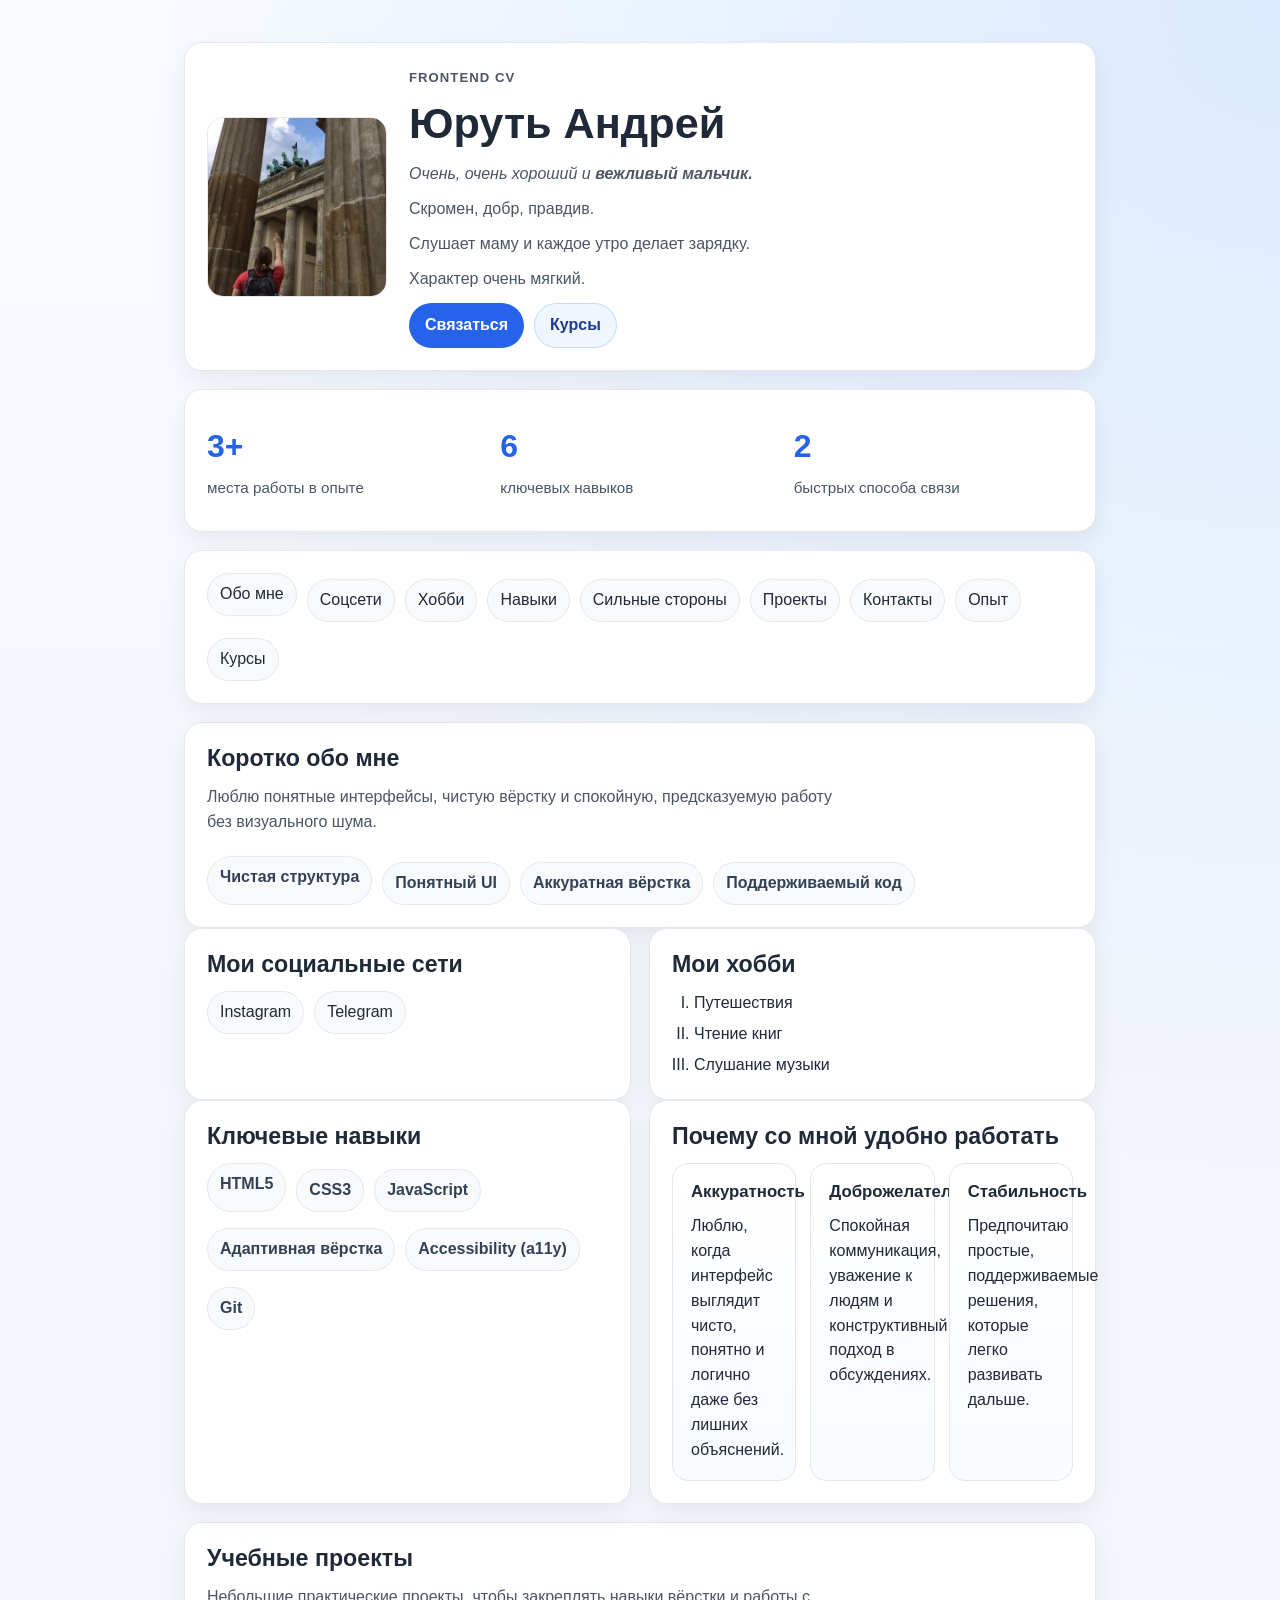
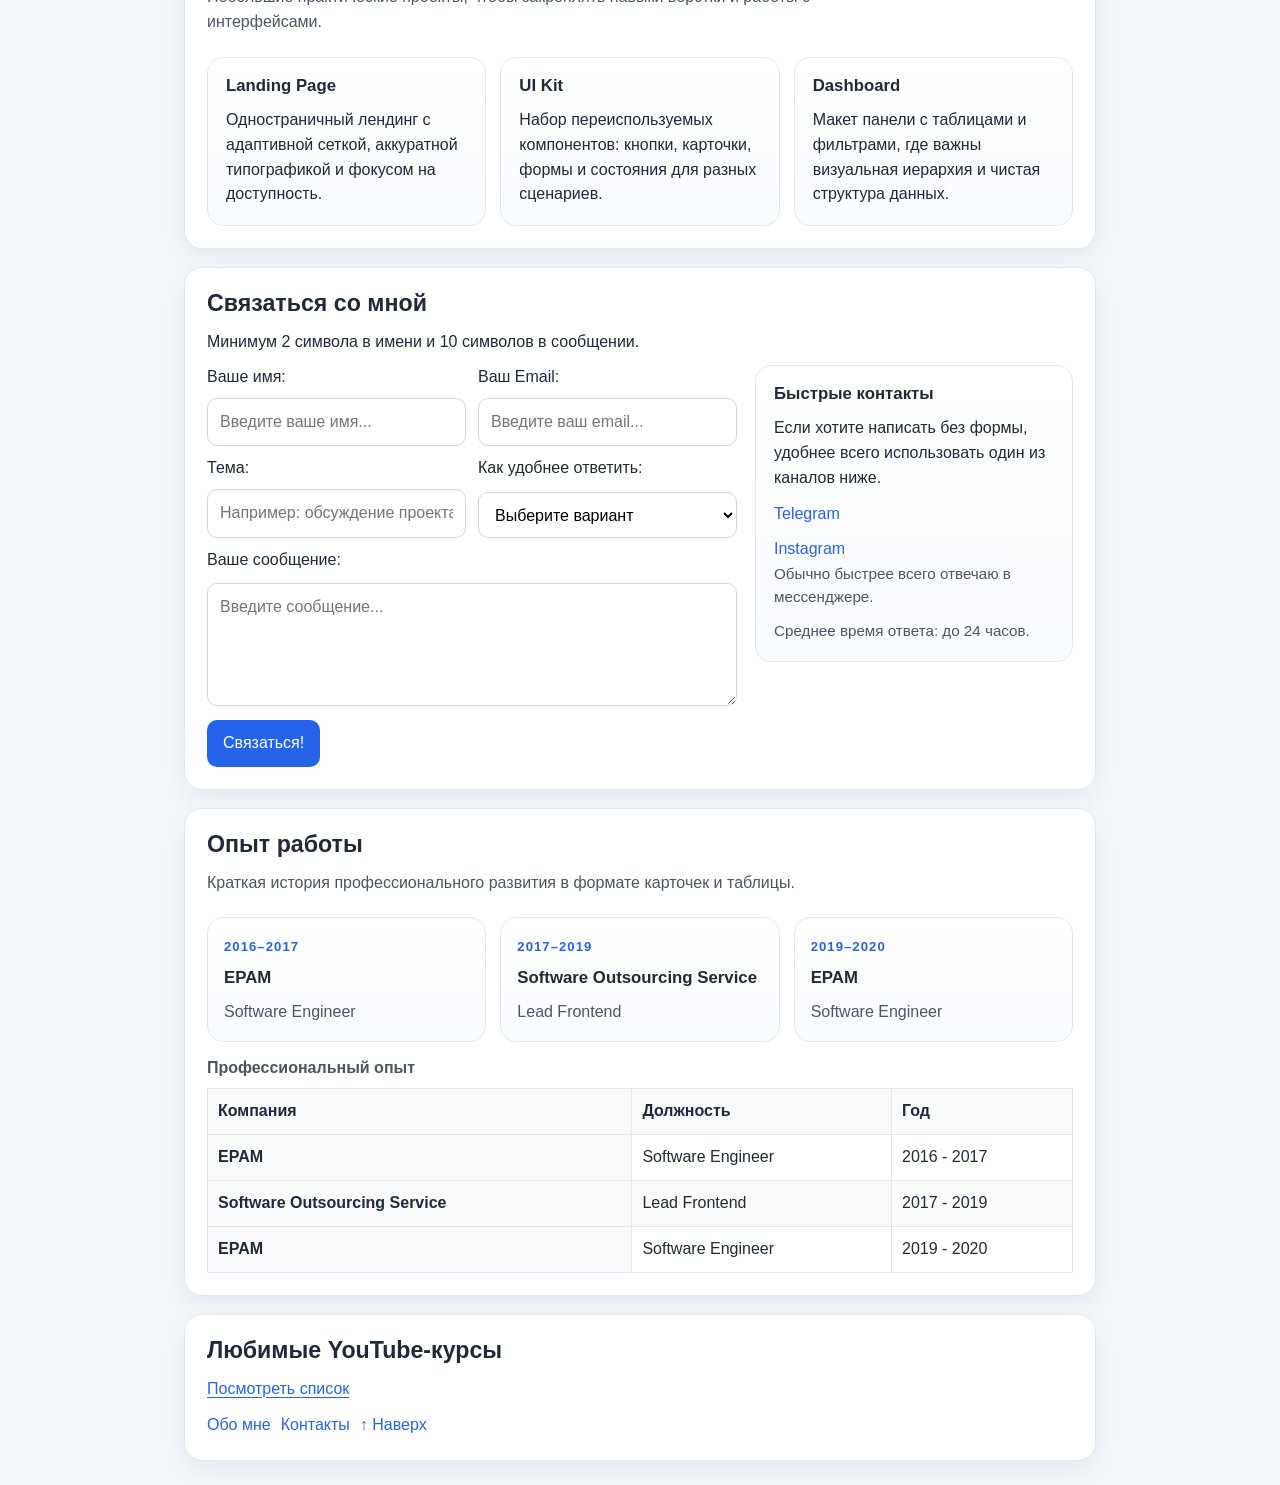
<file: index.html>
<!DOCTYPE html>
<html lang="ru">
<head>
    <meta charset="UTF-8" />
    <meta name="viewport" content="width=device-width, initial-scale=1.0" />
    <meta name="description" content="Личное CV Андрея: опыт работы, навыки, хобби, социальные сети и форма связи." />
    <meta name="theme-color" content="#2563eb" />
    <meta property="og:title" content="Andrei CV" />
    <meta property="og:description" content="Личное CV Андрея: опыт, навыки, контакты и полезные курсы." />
    <meta property="og:type" content="website" />
    <meta property="og:image" content="avatar.jpg" />
    <meta property="og:locale" content="ru_RU" />
    <title>Andrei CV</title>
    <link rel="stylesheet" href="styles.css" />
</head>
<body>
    <a class="skip-link" href="#main-content">Перейти к основному контенту</a>

    <header class="profile" id="top">
        <img src="avatar.jpg" alt="Фотография Андрея Юрутя" width="180" height="180" class="avatar" decoding="async" />
        <div>
            <p class="eyebrow">Frontend CV</p>
            <h1>Юруть Андрей</h1>
            <p><em>Очень, очень хороший и <strong>вежливый мальчик.</strong></em></p>
            <p>Скромен, добр, правдив.</p>
            <p>Слушает маму и каждое утро делает зарядку.</p>
            <p>Характер очень мягкий.</p>
            <div class="hero-actions">
                <a class="btn btn-primary" href="#contact">Связаться</a>
                <a class="btn btn-soft" href="youtube.html">Курсы</a>
            </div>
        </div>
    </header>

    <section class="stats" aria-label="Краткие факты">
        <article class="stat-card">
            <span class="stat-value">3+</span>
            <span class="stat-label">места работы в опыте</span>
        </article>
        <article class="stat-card">
            <span class="stat-value">6</span>
            <span class="stat-label">ключевых навыков</span>
        </article>
        <article class="stat-card">
            <span class="stat-value">2</span>
            <span class="stat-label">быстрых способа связи</span>
        </article>
    </section>

    <nav aria-label="Основная навигация" class="site-nav">
        <ul>
            <li><a href="#about">Обо мне</a></li>
            <li><a href="#social">Соцсети</a></li>
            <li><a href="#hobbies">Хобби</a></li>
            <li><a href="#skills">Навыки</a></li>
            <li><a href="#strengths">Сильные стороны</a></li>
            <li><a href="#projects">Проекты</a></li>
            <li><a href="#contact">Контакты</a></li>
            <li><a href="#experience">Опыт</a></li>
            <li><a href="youtube.html">Курсы</a></li>
        </ul>
    </nav>

    <main id="main-content" aria-labelledby="main-title">
        <h2 id="main-title" class="visually-hidden">Основной контент резюме</h2>

        <section id="about" class="intro-card" aria-labelledby="about-title">
            <div class="section-heading">
                <div>
                    <h2 id="about-title">Коротко обо мне</h2>
                    <p>Люблю понятные интерфейсы, чистую вёрстку и спокойную, предсказуемую работу без визуального шума.</p>
                </div>
            </div>
            <ul class="chip-list">
                <li>Чистая структура</li>
                <li>Понятный UI</li>
                <li>Аккуратная вёрстка</li>
                <li>Поддерживаемый код</li>
            </ul>
        </section>

        <div class="top-sections">
            <section id="social" aria-labelledby="social-title">
                <h2 id="social-title">Мои социальные сети</h2>
                <ul class="social-links">
                    <li><a href="https://instagram.com/andreiyuruts" target="_blank" rel="me noopener noreferrer">Instagram</a></li>
                    <li><a href="https://t.me/andreiyuruts" target="_blank" rel="me noopener noreferrer">Telegram</a></li>
                </ul>
            </section>

            <section id="hobbies" aria-labelledby="hobbies-title">
                <h2 id="hobbies-title">Мои хобби</h2>
                <ol type="I">
                    <li>Путешествия</li>
                    <li>Чтение книг</li>
                    <li>Слушание музыки</li>
                </ol>
            </section>
        </div>

        <div class="details-grid">
            <section id="skills" aria-labelledby="skills-title">
                <h2 id="skills-title">Ключевые навыки</h2>
                <ul class="chip-list">
                    <li>HTML5</li>
                    <li>CSS3</li>
                    <li>JavaScript</li>
                    <li>Адаптивная вёрстка</li>
                    <li>Accessibility (a11y)</li>
                    <li>Git</li>
                </ul>
            </section>

            <section id="strengths" aria-labelledby="strengths-title">
                <h2 id="strengths-title">Почему со мной удобно работать</h2>
                <div class="feature-grid feature-grid--single-row">
                    <article class="feature-card">
                        <h3>Аккуратность</h3>
                        <p>Люблю, когда интерфейс выглядит чисто, понятно и логично даже без лишних объяснений.</p>
                    </article>
                    <article class="feature-card">
                        <h3>Доброжелательность</h3>
                        <p>Спокойная коммуникация, уважение к людям и конструктивный подход в обсуждениях.</p>
                    </article>
                    <article class="feature-card">
                        <h3>Стабильность</h3>
                        <p>Предпочитаю простые, поддерживаемые решения, которые легко развивать дальше.</p>
                    </article>
                </div>
            </section>
        </div>

        <section id="projects" aria-labelledby="projects-title">
            <div class="section-heading">
                <div>
                    <h2 id="projects-title">Учебные проекты</h2>
                    <p>Небольшие практические проекты, чтобы закреплять навыки вёрстки и работы с интерфейсами.</p>
                </div>
            </div>
            <div class="feature-grid">
                <article class="feature-card">
                    <h3>Landing Page</h3>
                    <p>Одностраничный лендинг с адаптивной сеткой, аккуратной типографикой и фокусом на доступность.</p>
                </article>
                <article class="feature-card">
                    <h3>UI Kit</h3>
                    <p>Набор переиспользуемых компонентов: кнопки, карточки, формы и состояния для разных сценариев.</p>
                </article>
                <article class="feature-card">
                    <h3>Dashboard</h3>
                    <p>Макет панели с таблицами и фильтрами, где важны визуальная иерархия и чистая структура данных.</p>
                </article>
            </div>
        </section>

        <section id="contact" aria-labelledby="contact-title">
            <h2 id="contact-title">Связаться со мной</h2>
            <p id="contact-hint">Минимум 2 символа в имени и 10 символов в сообщении.</p>
            <div class="contact-layout">
                <form action="#" method="post">
                    <fieldset>
                        <legend class="visually-hidden">Форма обратной связи</legend>

                        <div class="form-row">
                            <div class="form-group">
                                <label for="name">Ваше имя:</label>
                                <input type="text" id="name" name="name" placeholder="Введите ваше имя..." autocomplete="name" minlength="2" maxlength="50" required />
                            </div>

                            <div class="form-group">
                                <label for="email">Ваш Email:</label>
                                <input type="email" id="email" name="email" placeholder="Введите ваш email..." autocomplete="email" inputmode="email" required />
                            </div>
                        </div>

                        <div class="form-row">
                            <div class="form-group">
                                <label for="topic">Тема:</label>
                                <input type="text" id="topic" name="topic" placeholder="Например: обсуждение проекта" minlength="3" maxlength="80" required />
                            </div>

                            <div class="form-group">
                                <label for="contact-method">Как удобнее ответить:</label>
                                <select id="contact-method" name="contact-method" required>
                                    <option value="">Выберите вариант</option>
                                    <option value="telegram">Telegram</option>
                                    <option value="email">Email</option>
                                </select>
                            </div>
                        </div>

                        <label for="text">Ваше сообщение:</label>
                        <textarea id="text" name="message" rows="4" cols="30" placeholder="Введите сообщение..." aria-describedby="contact-hint" minlength="10" maxlength="500" required></textarea>

                        <button type="submit" enterkeyhint="send">Связаться!</button>
                    </fieldset>
                </form>

                <aside class="contact-card" aria-label="Быстрые контакты">
                    <h3>Быстрые контакты</h3>
                    <p>Если хотите написать без формы, удобнее всего использовать один из каналов ниже.</p>
                    <ul class="footer-links footer-links--stacked">
                        <li><a href="https://t.me/andreiyuruts" target="_blank" rel="noopener noreferrer">Telegram</a></li>
                        <li><a href="https://instagram.com/andreiyuruts" target="_blank" rel="noopener noreferrer">Instagram</a></li>
                    </ul>
                    <p class="contact-note">Обычно быстрее всего отвечаю в мессенджере.</p>
                    <p class="contact-note">Среднее время ответа: <time datetime="PT24H">до 24 часов</time>.</p>
                </aside>
            </div>
        </section>

        <section id="experience" aria-labelledby="experience-title">
            <div class="section-heading">
                <div>
                    <h2 id="experience-title">Опыт работы</h2>
                    <p>Краткая история профессионального развития в формате карточек и таблицы.</p>
                </div>
            </div>
            <div class="timeline" aria-label="Ключевые этапы опыта">
                <article class="timeline-item">
                    <p class="eyebrow">2016–2017</p>
                    <h3>EPAM</h3>
                    <p>Software Engineer</p>
                </article>
                <article class="timeline-item">
                    <p class="eyebrow">2017–2019</p>
                    <h3>Software Outsourcing Service</h3>
                    <p>Lead Frontend</p>
                </article>
                <article class="timeline-item">
                    <p class="eyebrow">2019–2020</p>
                    <h3>EPAM</h3>
                    <p>Software Engineer</p>
                </article>
            </div>
            <div class="table-wrapper" role="region" aria-labelledby="experience-title">
                <table>
                    <caption>Профессиональный опыт</caption>
                    <thead>
                        <tr>
                            <th scope="col">Компания</th>
                            <th scope="col">Должность</th>
                            <th scope="col">Год</th>
                        </tr>
                    </thead>
                    <tbody>
                        <tr>
                            <th scope="row">EPAM</th>
                            <td>Software Engineer</td>
                            <td><time datetime="2016">2016</time> - <time datetime="2017">2017</time></td>
                        </tr>
                        <tr>
                            <th scope="row">Software Outsourcing Service</th>
                            <td>Lead Frontend</td>
                            <td><time datetime="2017">2017</time> - <time datetime="2019">2019</time></td>
                        </tr>
                        <tr>
                            <th scope="row">EPAM</th>
                            <td>Software Engineer</td>
                            <td><time datetime="2019">2019</time> - <time datetime="2020">2020</time></td>
                        </tr>
                    </tbody>
                </table>
            </div>
        </section>
    </main>

    <footer>
        <h2>Любимые YouTube-курсы</h2>
        <p><a href="youtube.html">Посмотреть список</a></p>
        <ul class="footer-links">
            <li><a href="#about">Обо мне</a></li>
            <li><a href="#contact">Контакты</a></li>
            <li><a href="#top">↑ Наверх</a></li>
        </ul>
    </footer>
</body>
</html>
</file>
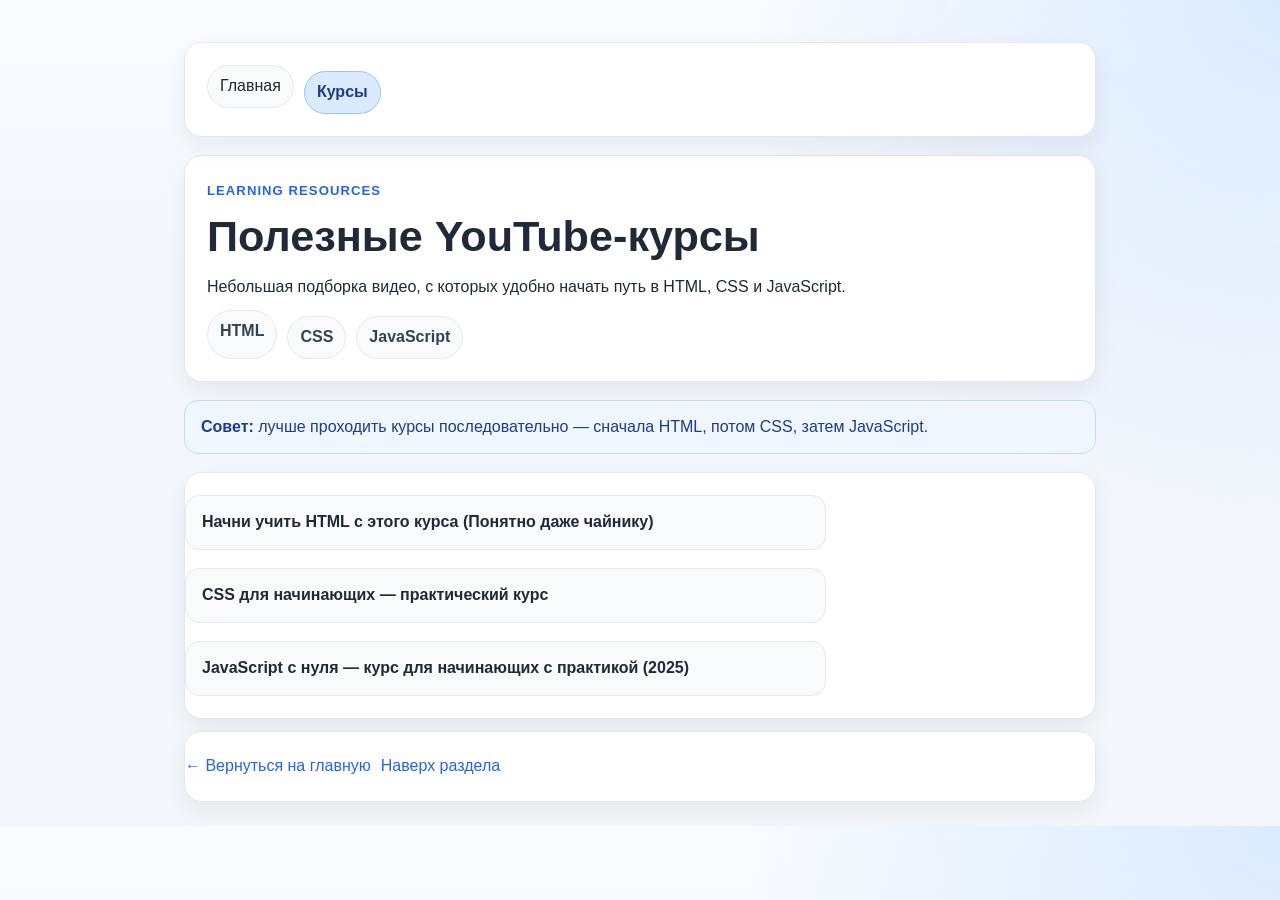
<file: youtube.html>
<!DOCTYPE html>
<html lang="ru">
<head>
    <meta charset="UTF-8" />
    <meta name="viewport" content="width=device-width, initial-scale=1.0" />
    <meta name="description" content="Подборка YouTube-курсов по HTML, CSS и JavaScript." />
    <meta name="theme-color" content="#2563eb" />
    <meta property="og:title" content="YouTube курсы" />
    <meta property="og:description" content="Подборка YouTube-курсов по HTML, CSS и JavaScript." />
    <meta property="og:type" content="website" />
    <title>YouTube курсы</title>
    <link rel="stylesheet" href="styles.css" />
</head>
<body>
    <a class="skip-link" href="#main-content">Перейти к основному контенту</a>

    <nav class="site-nav" aria-label="Навигация страницы">
        <ul>
            <li><a href="index.html">Главная</a></li>
            <li><a href="youtube.html" aria-current="page">Курсы</a></li>
        </ul>
    </nav>

    <main id="main-content" aria-labelledby="courses-title">
        <section class="intro-card" aria-labelledby="courses-title">
            <p class="eyebrow">Learning resources</p>
            <h1 id="courses-title">Полезные YouTube-курсы</h1>
            <p>Небольшая подборка видео, с которых удобно начать путь в HTML, CSS и JavaScript.</p>
            <ul class="chip-list">
                <li>HTML</li>
                <li>CSS</li>
                <li>JavaScript</li>
            </ul>
        </section>

        <div class="course-tip">
            <strong>Совет:</strong> лучше проходить курсы последовательно — сначала HTML, потом CSS, затем JavaScript.
        </div>

        <ul class="course-list">
            <li><a href="https://www.youtube.com/watch?v=DOEtVdkKwcU&t=3107s" target="_blank" rel="noopener noreferrer">Начни учить HTML с этого курса (Понятно даже чайнику)</a></li>
            <li><a href="https://www.youtube.com/watch?v=SpCUuyZZTp8&t=13s" target="_blank" rel="noopener noreferrer">CSS для начинающих — практический курс</a></li>
            <li><a href="https://www.youtube.com/watch?v=fcMcf_4PjfI&t=743s" target="_blank" rel="noopener noreferrer">JavaScript с нуля — курс для начинающих с практикой (2025)</a></li>
        </ul>

        <ul class="footer-links footer-links--inline">
            <li><a href="index.html">← Вернуться на главную</a></li>
            <li><a href="#main-content">Наверх раздела</a></li>
        </ul>
    </main>
</body>
</html>
</file>
<file: styles.css>
:root {
    color-scheme: light;
    font-family: Inter, "Segoe UI", Roboto, Arial, sans-serif;
    line-height: 1.55;
    --text: #1f2937;
    --text-muted: #4b5563;
    --bg: #f3f6fb;
    --surface: #ffffff;
    --border: #e5e7eb;
    --accent: #2563eb;
    --accent-hover: #1d4ed8;
    --accent-soft: #eff6ff;
    --focus-ring: #0ea5e9;
    --shadow: 0 10px 24px rgba(15, 23, 42, 0.06);
}

* { box-sizing: border-box; }
html { scroll-behavior: smooth; }

body {
    margin: 0;
    padding: 24px;
    max-width: 960px;
    margin-inline: auto;
    color: var(--text);
    background:
        radial-gradient(circle at top right, #dbeafe 0, transparent 35%),
        linear-gradient(180deg, #f8fbff 0%, var(--bg) 32%);
}

h1, h2, h3 {
    line-height: 1.2;
    margin: 0 0 12px;
}

h1 { font-size: clamp(1.9rem, 3.4vw, 2.7rem); }
h2 { font-size: clamp(1.2rem, 2.2vw, 1.45rem); }
h3 { font-size: 1.05rem; }

p, li, td, th, label { max-width: 72ch; }
p { margin: 0 0 10px; }

.eyebrow {
    display: inline-block;
    font-size: 0.82rem;
    font-weight: 700;
    letter-spacing: 0.08em;
    text-transform: uppercase;
    color: var(--accent);
    margin-bottom: 10px;
}

.visually-hidden {
    position: absolute;
    width: 1px;
    height: 1px;
    padding: 0;
    margin: -1px;
    overflow: hidden;
    clip: rect(0, 0, 0, 0);
    white-space: nowrap;
    border: 0;
}

a {
    color: var(--accent);
    text-decoration-thickness: 1.4px;
    text-underline-offset: 3px;
}

a:hover { color: var(--accent-hover); }

.profile,
.stats,
.site-nav,
section,
footer,
main > h1,
main > p,
main > ul,
.intro-card {
    background: var(--surface);
    border: 1px solid var(--border);
    border-radius: 18px;
    box-shadow: var(--shadow);
    padding: 22px;
    margin-top: 18px;
}

.profile {
    display: grid;
    grid-template-columns: 180px 1fr;
    gap: 22px;
    align-items: center;
}

.profile p { color: var(--text-muted); }

.avatar {
    width: 180px;
    height: 180px;
    border-radius: 16px;
    object-fit: cover;
    border: 1px solid var(--border);
}

.hero-actions {
    display: flex;
    gap: 10px;
    flex-wrap: wrap;
    margin-top: 12px;
}

.btn {
    display: inline-block;
    border-radius: 999px;
    padding: 9px 15px;
    text-decoration: none;
    font-weight: 600;
    border: 1px solid transparent;
}

.btn-primary { background: var(--accent); color: #fff; }
.btn-primary:hover { background: var(--accent-hover); color: #fff; }
.btn-soft { background: var(--accent-soft); color: #1e3a8a; border-color: #bfdbfe; }
.btn-soft:hover { background: #dbeafe; color: #1e3a8a; }

.stats {
    display: grid;
    grid-template-columns: repeat(3, minmax(0, 1fr));
    gap: 14px;
}

.stat-card {
    display: grid;
    gap: 4px;
    padding: 10px 0;
}

.stat-value {
    font-size: 2rem;
    font-weight: 800;
    color: var(--accent);
}

.stat-label {
    color: var(--text-muted);
    font-size: 0.95rem;
}

.site-nav {
    position: sticky;
    top: 10px;
    z-index: 20;
    backdrop-filter: blur(6px);
}

.site-nav ul {
    display: flex;
    flex-wrap: wrap;
    gap: 10px;
    list-style: none;
    margin: 0;
    padding: 0;
}

.site-nav a,
.social-links a {
    display: inline-block;
    padding: 8px 12px;
    border: 1px solid var(--border);
    border-radius: 999px;
    text-decoration: none;
    color: var(--text);
    background: #f8fafc;
}

.site-nav a:hover,
.social-links a:hover {
    border-color: #bfdbfe;
    background: var(--accent-soft);
    color: var(--accent);
}

.site-nav a[aria-current="page"] {
    background: #dbeafe;
    border-color: #93c5fd;
    color: #1e3a8a;
    font-weight: 700;
}

.top-sections,
.details-grid {
    display: grid;
    grid-template-columns: repeat(2, minmax(0, 1fr));
    gap: 18px;
}

.feature-grid {
    display: grid;
    grid-template-columns: repeat(3, minmax(0, 1fr));
    gap: 14px;
}

.feature-grid--single-row {
    grid-template-columns: repeat(3, minmax(0, 1fr));
}

.top-sections > section,
.details-grid > section,
.feature-grid > article {
    margin-top: 0;
}

ul, ol { padding-left: 22px; margin: 0; }
li + li { margin-top: 6px; }

.social-links,
.chip-list,
.course-list {
    list-style: none;
    padding-left: 0;
}

.social-links {
    display: flex;
    flex-wrap: wrap;
    gap: 10px;
}

.social-links li + li { margin-top: 0; }

.chip-list {
    display: flex;
    flex-wrap: wrap;
    gap: 10px;
}

.chip-list li {
    border: 1px solid var(--border);
    border-radius: 999px;
    background: #f8fafc;
    padding: 8px 12px;
    font-weight: 600;
    color: #334155;
}

.feature-card {
    background: linear-gradient(180deg, #ffffff 0%, #f8fbff 100%);
    border: 1px solid var(--border);
    border-radius: 16px;
    padding: 18px;
}

.feature-card p:last-child { margin-bottom: 0; }

.contact-layout {
    display: grid;
    grid-template-columns: minmax(0, 1.5fr) minmax(260px, 0.9fr);
    gap: 18px;
    align-items: start;
}

.contact-card {
    border: 1px solid var(--border);
    border-radius: 16px;
    background: linear-gradient(180deg, #ffffff 0%, #f8fbff 100%);
    padding: 18px;
}

.contact-card p:last-child {
    margin-bottom: 0;
}

.contact-note {
    color: var(--text-muted);
    font-size: 0.95rem;
}

fieldset {
    border: 0;
    margin: 0;
    padding: 0;
    display: grid;
    gap: 10px;
}

.form-row {
    display: grid;
    grid-template-columns: repeat(2, minmax(0, 1fr));
    gap: 12px;
}

.form-group { display: grid; gap: 8px; }

input, textarea, select, button {
    padding: 11px 12px;
    border: 1px solid #d1d5db;
    border-radius: 10px;
    font: inherit;
    background: #fff;
}

textarea { resize: vertical; min-height: 110px; }

button[type="submit"] {
    width: fit-content;
    background: var(--accent);
    color: #fff;
    border: none;
    cursor: pointer;
    margin-top: 4px;
    padding-inline: 16px;
}

button[type="submit"]:hover { background: var(--accent-hover); }

.timeline {
    display: grid;
    grid-template-columns: repeat(3, minmax(0, 1fr));
    gap: 14px;
    margin-bottom: 14px;
}

.timeline-item {
    border: 1px solid var(--border);
    border-radius: 16px;
    background: linear-gradient(180deg, #ffffff 0%, #f8fbff 100%);
    padding: 16px;
}

.timeline-item p:last-child {
    margin-bottom: 0;
    color: var(--text-muted);
}

.section-heading {
    display: flex;
    justify-content: space-between;
    align-items: end;
    gap: 16px;
    margin-bottom: 12px;
}

.section-heading p { color: var(--text-muted); }

.course-list {
    display: grid;
    gap: 12px;
}

.course-list li {
    border: 1px solid var(--border);
    border-radius: 14px;
    background: #f8fafc;
    padding: 14px 16px;
}

.course-list a {
    text-decoration: none;
    color: var(--text);
    font-weight: 600;
}

.course-list a:hover { color: var(--accent); }

.table-wrapper { overflow-x: auto; -webkit-overflow-scrolling: touch; }

table {
    width: 100%;
    border-collapse: collapse;
    min-width: 420px;
    background: #fff;
}

caption {
    text-align: left;
    margin-bottom: 8px;
    font-weight: 600;
    color: var(--text-muted);
}

th, td {
    border: 1px solid var(--border);
    padding: 10px;
    text-align: left;
}

th { background: #f8fafc; }
tbody th[scope="row"] {
    font-weight: 600;
    background: #f8fafc;
}
tbody tr:nth-child(even) { background: #fafafa; }

.skip-link {
    position: absolute;
    left: -999px;
    top: 0;
    background: #0f172a;
    color: #fff;
    padding: 8px 12px;
    border-radius: 8px;
}

.skip-link:focus { left: 16px; top: 16px; z-index: 1000; }

:is(a, input, textarea, button):focus-visible {
    outline: 3px solid var(--focus-ring);
    outline-offset: 2px;
}

footer p { margin-bottom: 8px; }

.course-tip {
    margin-top: 18px;
    border: 1px solid #bfdbfe;
    background: #eff6ff;
    color: #1e3a8a;
    border-radius: 14px;
    padding: 14px 16px;
}

.footer-links {
    list-style: none;
    padding-left: 0;
    display: flex;
    flex-wrap: wrap;
    gap: 10px;
    margin: 12px 0 0;
}

.footer-links li + li {
    margin-top: 0;
}

.footer-links a {
    text-decoration: none;
}

.footer-links--stacked {
    flex-direction: column;
    align-items: flex-start;
}

@media (max-width: 900px) {
    .feature-grid,
    .feature-grid--single-row,
    .timeline,
    .contact-layout {
        grid-template-columns: 1fr;
    }
}

@media (max-width: 720px) {
    body { padding: 16px; }
    .profile,
    .stats,
    .top-sections,
    .details-grid,
    .form-row {
        grid-template-columns: 1fr;
    }
}

@media (prefers-color-scheme: dark) {
    :root {
        color-scheme: dark;
        --text: #e5e7eb;
        --text-muted: #cbd5e1;
        --bg: #0b1220;
        --surface: #111827;
        --border: #374151;
        --accent: #60a5fa;
        --accent-hover: #93c5fd;
        --accent-soft: #1e3a8a;
        --focus-ring: #22d3ee;
        --shadow: none;
    }

    body { background: var(--bg); }

    .site-nav a,
    .social-links a,
    .chip-list li,
    .course-list li,
    .feature-card,
    .timeline-item,
    .contact-card,
    input,
    textarea,
    select,
    .intro-card {
        background: #1f2937;
        color: #e5e7eb;
    }

    .course-tip {
        background: #1e3a8a;
        border-color: #3b82f6;
        color: #fff;
    }

    .site-nav a[aria-current="page"] {
        background: #1e3a8a;
        border-color: #3b82f6;
        color: #fff;
    }

    .btn-soft {
        background: #1e3a8a;
        border-color: #3b82f6;
        color: #fff;
    }

    .btn-soft:hover { background: #1d4ed8; color: #fff; }
    th { background: #1f2937; }
    tbody th[scope="row"] { background: #1f2937; }
    table { background: transparent; }
    tbody tr:nth-child(even) { background: #0b1324; }
    .stat-label, .section-heading p { color: var(--text-muted); }
}

@media (prefers-reduced-motion: reduce) {
    *, *::before, *::after {
        animation: none !important;
        transition: none !important;
        scroll-behavior: auto !important;
    }
}

@media print {
    body {
        max-width: none;
        padding: 0;
        background: #fff;
        color: #000;
    }

    .skip-link,
    .site-nav,
    footer,
    .hero-actions,
    .stats {
        display: none;
    }

    .profile,
    .top-sections,
    .details-grid,
    .feature-grid,
    section {
        border: 0;
        box-shadow: none;
        padding: 0;
        margin: 0 0 12px;
    }
}
</file>
